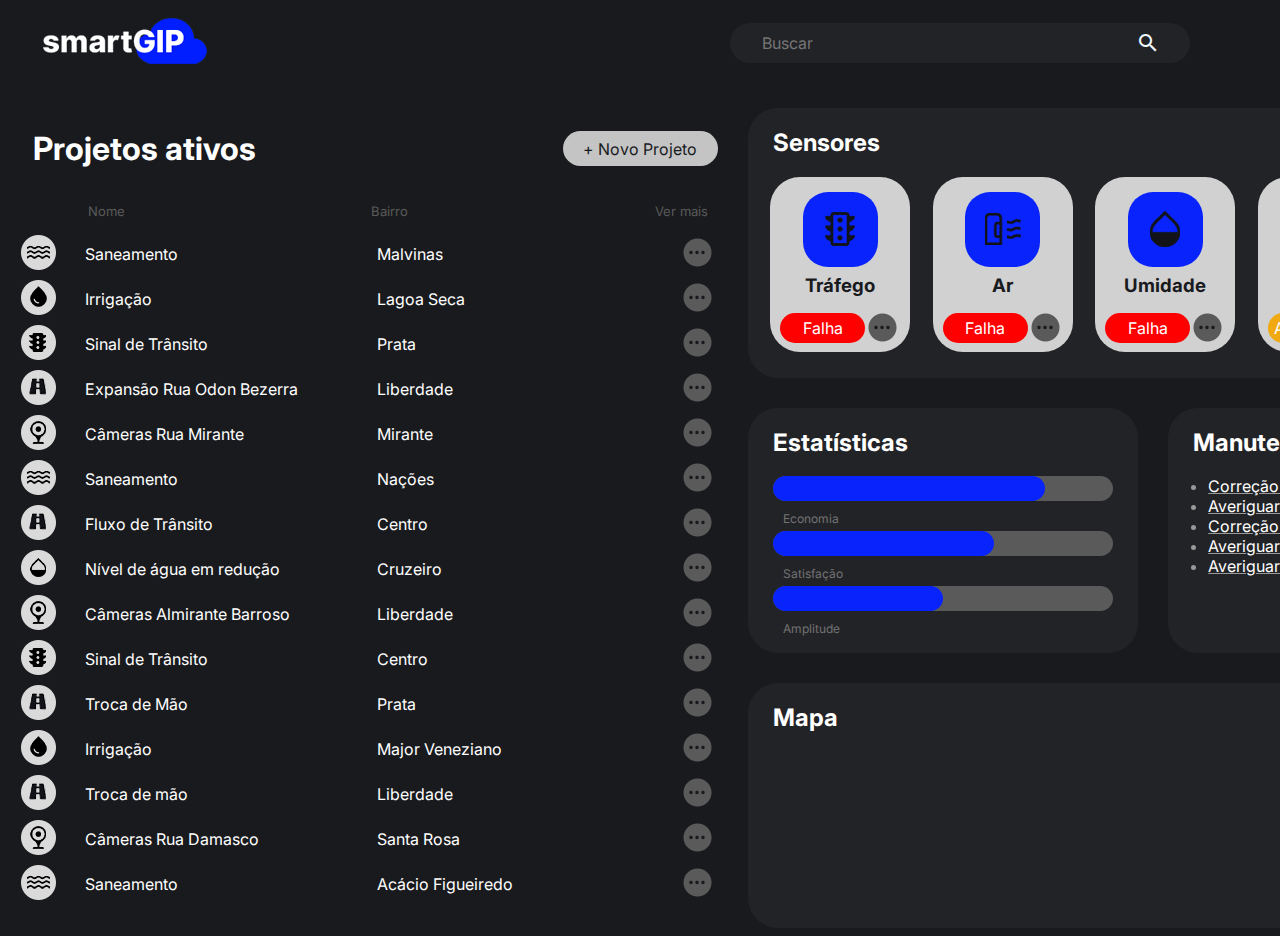
<file: dashboard.html>
<!DOCTYPE html>
<html lang="pt-br">
<head>
    <meta charset="UTF-8">
    <meta http-equiv="X-UA-Compatible" content="IE=edge">
    <meta name="viewport" content="width=device-width, initial-scale=1.0">
    <title>Dashboard</title>
    <link rel="stylesheet" href="css/dashboard.css">
    <link rel="shortcut icon" href="images/favicon.ico" type="image/x-icon">
    <link href="https://fonts.googleapis.com/icon?family=Material+Icons" rel="stylesheet">
</head>
<body class="body">
    
    <div class="container">

        <div class="cabecalho">
            
            <div class="logo">
                <img src="images/logo-dash.png" alt="logo-smartgip">
            </div>
        
            <div class="botaobuscar">
                <input class="inputbotaobuscar" type="text" placeholder="Buscar"></input>
                <span class="material-icons">search</span>
            </div>
        
            <a href="index.html">
                <div class="sair">
                        <p>Sair</p>
                    <img src="images/icon-sair.png" alt="user">
                </div>
            </a>

        </div>

        <div class="projetosativos">

            <div class="tituloprojetosativos"> 
                <h1>Projetos ativos</h1>
                <a href="editar-projeto.html">
                    <div class="botaonovoprojeto">
                        <p>+ Novo Projeto</p>
                    </div>
                </a>
            </div>

            <div class="subtituloprojetosativos">
                <p>Nome</p>
                <p>Bairro</p>
                <p>Ver mais</p>
            </div>

            <a href="projeto.html">
                <table class="projeto">
                    <tr>
                        <td class="iconprojeto"><img src="images/icon-saneamento.png" alt="saneamento"></td>
                        <td class="nomeprojeto">Saneamento</td>
                        <td class="bairroprojeto">Malvinas</td>
                        <td><img src="images/icon-mais.png" alt="ver-mais"></td>
                    </tr>
                </table>
                
                <table class="projeto">
                    <tr>
                        <td class="iconprojeto"><img src="images/icon-irrigacao.png" alt="irrigacao"></td>
                        <td class="nomeprojeto">Irrigação</td>
                        <td class="bairroprojeto">Lagoa Seca</td>
                        <td><img src="images/icon-mais.png"ver-mais"></td>
                    </tr>
                </table>
                
                <table class="projeto">
                    <tr>
                        <td class="iconprojeto"><img src="images/icon-sinal-transito.png" alt="sinaldetransito"></td>
                        <td class="nomeprojeto">Sinal de Trânsito</td>
                        <td class="bairroprojeto">Prata</td>
                        <td><img src="images/icon-mais.png"ver-mais"></td>
                    </tr>
                </table>
                <table class="projeto">
                    <tr>
                        <td class="iconprojeto"><img src="images/icon-fluxo.png" alt="fluxo"></td>
                        <td class="nomeprojeto">Expansão Rua Odon Bezerra</td>
                        <td class="bairroprojeto">Liberdade</td>
                        <td><img src="images/icon-mais.png"ver-mais"></td>
                    </tr>
                </table>
                <table class="projeto">
                    <tr>
                        <td class="iconprojeto"><img src="images/icon-camera.png" alt="camera"></td>
                        <td class="nomeprojeto">Câmeras Rua Mirante</td>
                        <td class="bairroprojeto">Mirante</td>
                        <td><img src="images/icon-mais.png"ver-mais"></td>
                    </tr>
                </table>
                <table class="projeto">
                    <tr>
                        <td class="iconprojeto"><img src="images/icon-saneamento.png" alt="saneamento"></td>
                        <td class="nomeprojeto">Saneamento</td>
                        <td class="bairroprojeto">Nações</td>
                        <td><img src="images/icon-mais.png" alt="ver-mais"></td>
                    </tr>
                </table>
                <table class="projeto">
                    <tr>
                        <td class="iconprojeto"><img src="images/icon-fluxo.png" alt="fluxo"></td>
                        <td class="nomeprojeto">Fluxo de Trânsito</td>
                        <td class="bairroprojeto">Centro</td>
                        <td><img src="images/icon-mais.png"ver-mais"></td>
                    </tr>
                </table>
                <table class="projeto">
                    <tr>
                        <td class="iconprojeto"><img src="images/icon-nivel.png" alt="nivel"></td>
                        <td class="nomeprojeto">Nível de água em redução</td>
                        <td class="bairroprojeto">Cruzeiro</td>
                        <td><img src="images/icon-mais.png"ver-mais"></td>
                    </tr>
                </table>
                <table class="projeto">
                    <tr>
                        <td class="iconprojeto"><img src="images/icon-camera.png" alt="camera"></td>
                        <td class="nomeprojeto">Câmeras Almirante Barroso</td>
                        <td class="bairroprojeto">Liberdade</td>
                        <td><img src="images/icon-mais.png"ver-mais"></td>
                    </tr>
                </table>
                <table class="projeto">
                    <tr>
                        <td class="iconprojeto"><img src="images/icon-sinal-transito.png" alt="sinaldetransito"></td>
                        <td class="nomeprojeto">Sinal de Trânsito</td>
                        <td class="bairroprojeto">Centro</td>
                        <td><img src="images/icon-mais.png"ver-mais"></td>
                    </tr>
                </table>
                <table class="projeto">
                    <tr>
                        <td class="iconprojeto"><img src="images/icon-fluxo.png" alt="fluxo"></td>
                        <td class="nomeprojeto">Troca de Mão</td>
                        <td class="bairroprojeto">Prata</td>
                        <td><img src="images/icon-mais.png"ver-mais"></td>
                    </tr>
                </table>
                <table class="projeto">
                    <tr>
                        <td class="iconprojeto"><img src="images/icon-irrigacao.png" alt="irrigacao"></td>
                        <td class="nomeprojeto">Irrigação</td>
                        <td class="bairroprojeto">Major Veneziano</td>
                        <td><img src="images/icon-mais.png"ver-mais"></td>
                    </tr>
                </table>
                <table class="projeto">
                    <tr>
                        <td class="iconprojeto"><img src="images/icon-fluxo.png" alt="fluxo"></td>
                        <td class="nomeprojeto">Troca de mão</td>
                        <td class="bairroprojeto">Liberdade</td>
                        <td><img src="images/icon-mais.png"ver-mais"></td>
                    </tr>
                </table>
                <table class="projeto">
                    <tr>
                        <td class="iconprojeto"><img src="images/icon-camera.png" alt="camera"></td>
                        <td class="nomeprojeto">Câmeras Rua Damasco</td>
                        <td class="bairroprojeto">Santa Rosa</td>
                        <td><img src="images/icon-mais.png"ver-mais"></td>
                    </tr>
                </table>
                <table class="projeto">
                    <tr>
                        <td class="iconprojeto"><img src="images/icon-saneamento.png" alt="saneamento"></td>
                        <td class="nomeprojeto">Saneamento</td>
                        <td class="bairroprojeto">Acácio Figueiredo</td>
                        <td><img src="images/icon-mais.png" alt="ver-mais"></td>
                    </tr>
                </table>
            </a>

        </div>
        
        <div class="sensores">

            <h2 class="titulos">Sensores</h2>
            
            <div class="modulosensores">

                <div class="sensor">
                    <div class="iconesensor">
                        <img src="images/icon-sensor-sinal.png" alt="sinaldetransito">
                    </div>
                    <h3 class="nomesensor">Tráfego</h3>
                    <div class="botoessensor">
                        <p class="botaofalha">Falha</p>
                        <img src="images/icon-mais.png" alt="ver-mais">
                    </div>
                </div>

                <div class="sensor">
                    <div class="iconesensor">
                        <img src="images/icon-sensor-ar.png" alt="ar">
                    </div>
                    <h3 class="nomesensor">Ar</h3>
                    <div class="botoessensor">
                        <p class="botaofalha">Falha</p>
                        <img src="images/icon-mais.png" alt="ver-mais">
                    </div>
                </div>

                <div class="sensor">
                    <div class="iconesensor">
                        <img src="images/icon-sensor-umidade.png" alt="umidade">
                    </div>
                    <h3 class="nomesensor">Umidade</h3>
                    <div class="botoessensor">
                        <p class="botaofalha">Falha</p>
                        <img src="images/icon-mais.png" alt="ver-mais">
                    </div>
                </div>

                <div class="sensor">
                    <div class="iconesensor">
                        <img src="images/icon-sensor-nivel.png" alt="sinaldetransito">
                    </div>
                    <h3 class="nomesensor">Nível</h3>
                    <div class="botoessensor">
                        <p class="botaoaveriguar">Averiguar</p>
                        <img src="images/icon-mais.png" alt="ver-mais">
                    </div>
                </div>

                <div class="sensor">
                    <div class="iconesensor">
                        <img src="images/icon-sensor-sinal.png" alt="sinaldetransito">
                    </div>
                    <h3 class="nomesensor">Tráfego</h3>
                    <div class="botoessensor">
                        <p class="botaoaveriguar">Averiguar</p>
                        <img src="images/icon-mais.png" alt="ver-mais">
                    </div>
                </div>

                <div class="sensor">
                    <div class="iconesensor">
                        <img src="images/icon-sensor-camera.png" alt="cameras">
                    </div>
                    <h3 class="nomesensor">Câmeras</h3>
                    <div class="botoessensor">
                        <p class="botaonormal">Normal</p>
                        <img src="images/icon-mais.png" alt="ver-mais">
                    </div>
                </div>

                <div class="sensor">
                    <div class="iconesensor">
                        <img src="images/icon-sensor-nivel.png" alt="sinaldetransito">
                    </div>
                    <h3 class="nomesensor">Nível</h3>
                    <div class="botoessensor">
                        <p class="botaonormal">Normal</p>
                        <img src="images/icon-mais.png" alt="ver-mais">
                    </div>
                </div>
            </div>

        </div>

        <div class="estatisticas">

            <h2 class="titulos">Estatísticas</h2>

            <div class="moduloestatistica">
                <div class="barramaiorestatistica">
                    <div class="barramenorestatistica1"></div>
                </div>
                <p class="nomebarraestatistica">Economia</p>
            </div>

            <div class="moduloestatistica">
                <div class="barramaiorestatistica">
                    <div class="barramenorestatistica2"></div>
                </div>
                <p class="nomebarraestatistica">Satisfação</p>
            </div>

            <div class="moduloestatistica">
                <div class="barramaiorestatistica">
                    <div class="barramenorestatistica3"></div>
                </div>
                <p class="nomebarraestatistica">Amplitude</p>
            </div>

        </div>

        <div class="manutencao">

            <h2 class="titulos">Manutenções</h2>

            <ul class="listamanutencao">
                <li><a href="manutencao.html">Correção de Sensor de Tráfego na Rua Desembargador Trindade (em aberto)</a></li>
                <li><a href="manutencao.html">Averiguar Sensor Pluvial no Riacho São Marcos (em aberto)</a></li>
                <li><a href="manutencao.html">Correção de Sensor de Poluição na Universidade Unifacisa (equipe enviada)</a></li>
                <li><a href="manutencao.html">Averiguar Sensor de Fluxo na Rua Damasco (em aberto)</a></li>
                <li><a href="manutencao.html">Averiguar Sensor Pluvial na caixa d'água do Santa Rosa (em aberto)</a></li>
            </ul>

            <a href="manutencao.html">
                <div class="botaoescuro">
                    <p>Ver mais</p>
                </div>
            </a>

        </div>

        <div class="mapa">
            <a href="mapas.html">
                <h2 class="titulos">Mapa</h2>
            </a>
            <iframe class="mapasite" src="https://www.google.com/maps/embed?pb=!1m14!1m8!1m3!1d126653.438767933!2d-35.870225!3d-7.24995!3m2!1i1024!2i768!4f13.1!3m3!1m2!1s0x7ac1dd56c7b510f%3A0x7f9090ed2cec933c!2sUNIFACISA%20-%20Centro%20Universit%C3%A1rio!5e0!3m2!1spt-BR!2sbr!4v1679349935606!5m2!1spt-BR!2sbr" 
            style="border:0;" 
            allowfullscreen="" 
            loading="lazy" 
            referrerpolicy="no-referrer-when-downgrade">
            </iframe>
        </div>

        <div class="botoes">

            <a href="#">
                <div class="botaoespecifico">
                    <p>Sugestões</p>
                </div>
            </a>

            <a href="#">
                <div class="botaoespecifico">
                    <p>Exportar dados</p>
                </div>
            </a>

            <a href="#">
                <div class="botaoespecifico">
                    <p>Configurações</p>
                </div>
            </a>
    </div>

</body>

</html>
</file>
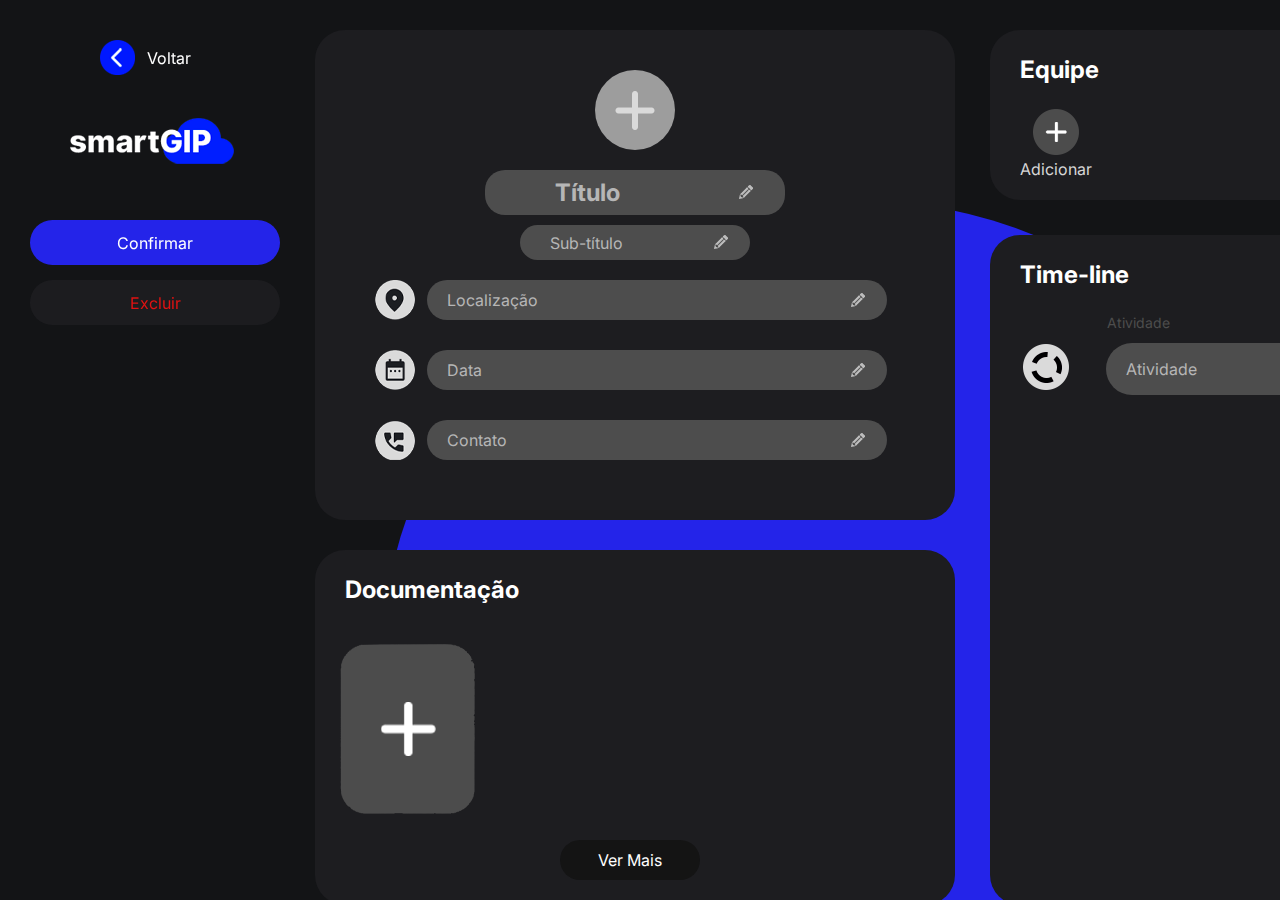
<file: editar-projeto.html>
<!DOCTYPE html>
 <html lang="pt-br">
 <head>
   <meta charset="UTF-8">
   <meta http-equiv="X-UA-Compatible" content="IE=edge">
   <meta name="viewport" content="width=device-width, initial-scale=1.0">
   <title>Projeto</title>
   <link rel="stylesheet" href="css/editar-projeto.css">
   <link rel="shortcut icon" href="images/favicon.ico" type="image/x-icon">
   
 </head>
 <body class="body">

   <div>

      <a href="dashboard.html">
         <div class="botaovoltar">
             <img src="images/icon-seta-voltar.png" alt="voltar">
             <p>Voltar</p>
         </div>
      </a>
     <img class="logo" src="images/logo-dash.png" alt="smartgip">

   </div>

   <a href="projeto.html">
      <div class="botaoconfirmar">
         <p>Confirmar</p>
      </div>
   </a>

   <div class="botaoexcluir">
      <p>Excluir</p>
   </div>
   
   <div class="bolaazul">
   
   </div>

   <div class="bloco1">

      <div class="logoetitulo-bloco1">
         <div class="iconbloco1">
            <img src="images/icon-novo-projeto.png" alt="rua">
         </div>
         <div class="titulobloco1">
            <h2>Título</h2>
            <img src="images/icon-lapis.png" alt="lapis">
         </div>
         <div class="subtitulobloco1">
            <p>Sub-título</p>
            <img src="images/icon-lapis.png" alt="lapis">
         </div>
      </div>

      <div class="informacoes-bloco1">
         <img src="images/icon-local.png" alt="local">
         <div class="informacao-bloco1">
            <p>Localização</p>
            <img src="images/icon-lapis.png" alt="lapis">
         </div>
      </div>
      
      <div class="informacoes-bloco1">
         <img src="images/icon-data.png" alt="data">
         <div class="informacao-bloco1">
            <p>Data</p>
            <img src="images/icon-lapis.png" alt="lapis">
         </div>
      </div>
  
      <div class="informacoes-bloco1">
         <img src="images/icon-telefone.png" alt="telefone">
         <div class="informacao-bloco1">
            <p>Contato</p>
            <img src="images/icon-lapis.png" alt="lapis">
         </div>
      </div>

   </div>
   
   <div class="bloco2">

      <h2 class="titulo">Documentação</h2>
      <div class="fotos-documentacao">
         <img src="images/imagem-adicionar.png" alt="">

      </div>

      <div class="botaovermais">
         Ver Mais
      </div>

   </div>

   <div class="bloco3">

      <h2 class="titulo">Equipe</h2>
      <div class="fotos-bloco3">

         <div class="usuario-bloco3">
            <div><img src="images/icon-adicionar.png" alt=""></div>
            <p>Adicionar</p>
         </div>

      </div>

   </div>

   <div class="bloco4">

      <h2 class="titulo">Time-line</h2>

      <div class="descritivos-timeline">
         <p>Atividade</p>
         <p>Responsável</p>
         <p>Data</p>
      </div>

      <table class="tabela">

         <tr>
            <td class="circulo-tabela-bloco4"> <img src="images/icon-tabela.png" alt=""></td>
            <td class="descricao-tabela">Atividade</td>
            <td class="equipe-tabela">Responsável</td>
            <td class="data-tabela">Data</td>


      </table>

   </div>

 </body>
</file>
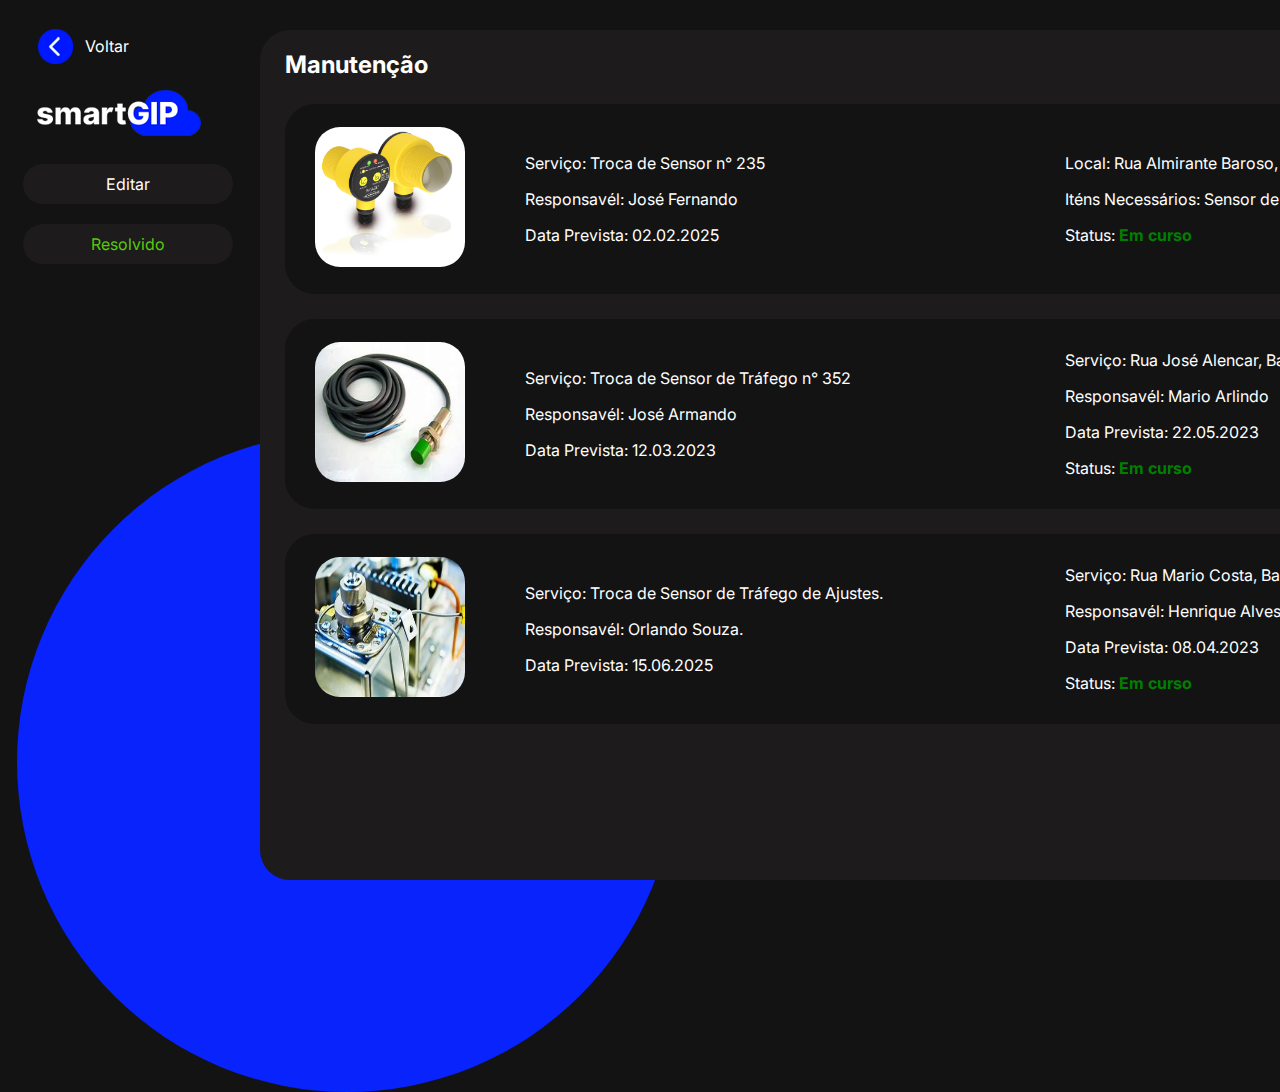
<file: manutencao.html>
<!DOCTYPE html>
<html lang="pt-br">
<head>
    <meta charset="UTF-8">
    <meta http-equiv="X-UA-Compatible" content="IE=edge">
    <meta name="viewport" content="width=device-width, initial-scale=1.0">
    <title>Manutenção</title>
    <link rel="stylesheet" href="css/manutencao.css">
    <link rel="shortcut icon" href="images/favicon.ico" type="image/x-icon">
</head>
<body class="body">

    <div class="lateral">
        <a href="dashboard.html">
            <div class="botaovoltar">
                <img src="images/icon-seta-voltar.png" alt="voltar">
                <p>Voltar</p>
            </div>
        </a>
        <img class="logo" src="images/logo-dash.png" alt="smartgip">
        
        <div class="botao">
            <p>Editar</p>
        </div>
        <div class="botao2">
            <p>Resolvido</p>
        </div>
    </div>

    <div class="bola"></div>
    <div class="Tela1">
        <div class="Manutencao">
            <h2>Manutenção</h2>
        </div>

        <div class="Tela2">
            
            <div>
                <img class="foto" src="images/img-manutencao-1.jpg" alt="">
            </div>

            <div class="titulo1">
                <p>Serviço: Troca de Sensor n° 235</p>
                <p>Responsavél: José Fernando</p>
                <p>Data Prevista: 02.02.2025</p>
            </div>

            <div class="titulo2">
                <p>Local: Rua Almirante Baroso, Bairro Liberdade n° 235</p>
                <p>Iténs Necessários: Sensor de Tráfego VHDS 2.0</p>
                <p class="curso">Status:<strong class="cor"> Em curso</strong>  </p>
            </div>

        </div>

        <div class="Tela2">
            
            <div>
                <img class="foto" src="images/img-manutencao-3.jpg" alt="">
            </div>

            <div class="titulo1">
                <p>Serviço: Troca de Sensor de Tráfego n° 352</p>
                <p>Responsavél: José Armando</p>
                <p>Data Prevista: 12.03.2023</p>
            </div>

            <div class="titulo2">
                <p>Serviço: Rua José Alencar, Bairro Universitário n° 20</p>
                <p>Responsavél: Mario Arlindo</p>
                <p>Data Prevista: 22.05.2023</p>
                <p class="curso">Status:<strong class="cor"> Em curso</strong>  </p>
            </div>

        </div>

        <div class="Tela2">
            
            <div>
                <img class="foto" src="images/img-manutencao-2.jpg" alt="">
            </div>

            <div class="titulo1">
                <p>Serviço: Troca de Sensor de Tráfego  de Ajustes. </p>
                <p>Responsavél: Orlando Souza.</p>
                <p>Data Prevista: 15.06.2025</p>
            </div>

            <div class="titulo2">
                <p>Serviço: Rua Mario Costa, Bairro Altiplano n° 65. </p>
                <p>Responsavél: Henrique Alves</p>
                <p>Data Prevista: 08.04.2023</p>
                <p class="curso">Status:<strong class="cor"> Em curso</strong>  </p>
                               
            </div>

        </div>
           
    </div>

    </div>
</body>
</html>
</file>
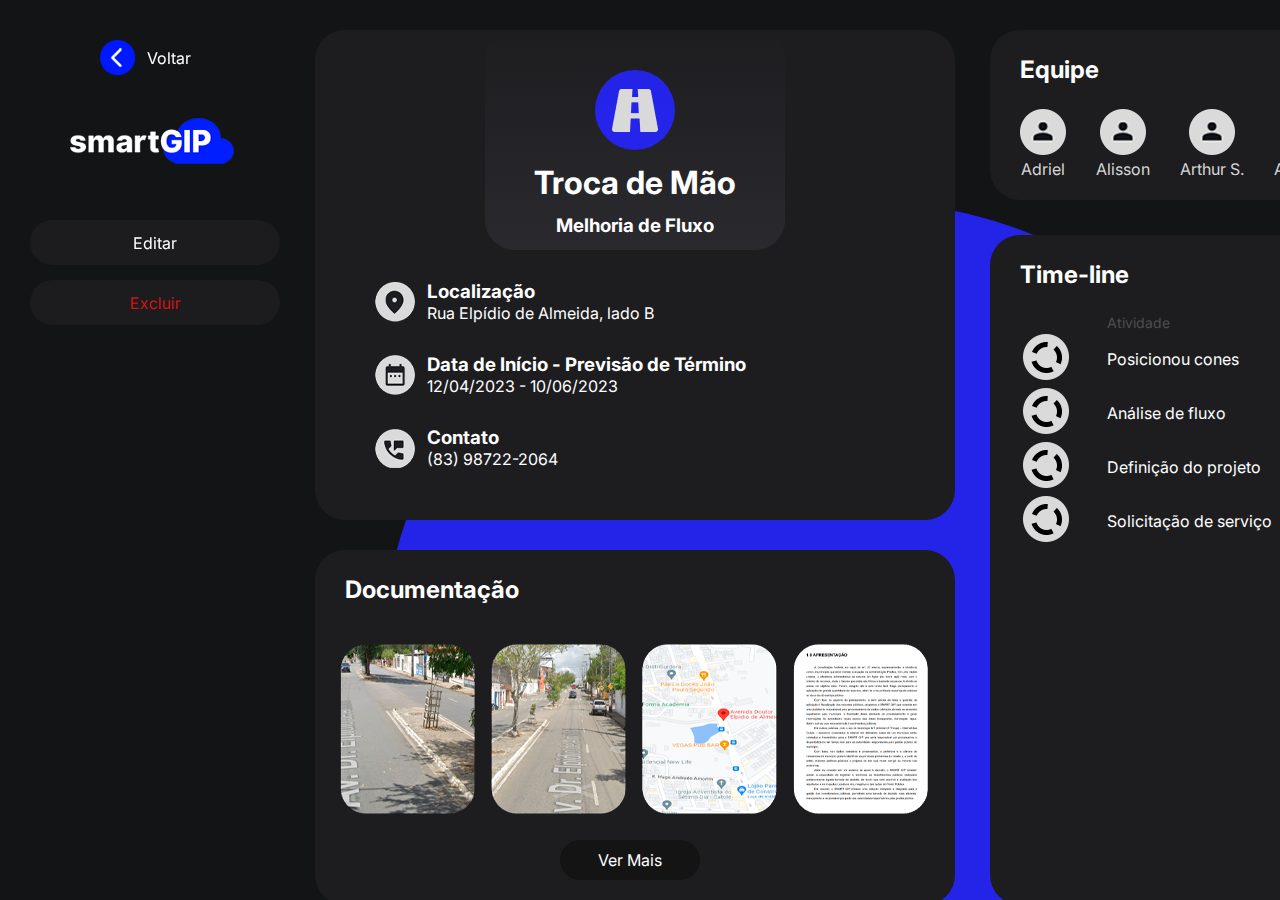
<file: projeto.html>
<!DOCTYPE html>
 <html lang="pt-br">
 <head>
   <meta charset="UTF-8">
   <meta http-equiv="X-UA-Compatible" content="IE=edge">
   <meta name="viewport" content="width=device-width, initial-scale=1.0">
   <title>Projeto</title>
   <link rel="stylesheet" href="css/projeto.css">
   <link rel="shortcut icon" href="images/favicon.ico" type="image/x-icon">
   
 </head>
 <body class="body">

   <div>

      <a href="dashboard.html">
         <div class="botaovoltar">
             <img src="images/icon-seta-voltar.png" alt="voltar">
             <p>Voltar</p>
         </div>
      </a>
     <img class="logo" src="images/logo-dash.png" alt="smartgip">

   </div>

   <a href="editar-projeto.html">
      <div class="botaoeditar">
         <p>Editar</p>
      </div>
   </a>

   <div class="botaoexcluir">
      <p>Excluir</p>
   </div>
   
   <div class="bolaazul">
   
   </div>

   <div class="bloco1">

      <div class="logoetitulo-bloco1">
         <div class="iconbloco1">
            <img src="images/icon-projeto.png" alt="rua">
         </div>
         <h1>Troca de Mão</h1>
         <h3>Melhoria de Fluxo</h3>
      </div>

      <div class="informacoes-bloco1">
         <img src="images/icon-local.png" alt="local">
         <div>
            <h3>Localização</h3>
            <p>Rua Elpídio de Almeida, lado B</p>
         </div>
      </div>
      
      <div class="informacoes-bloco1">
         <img src="images/icon-data.png" alt="data">
         <div>
            <h3>Data de Início - Previsão de Término</h3>
            <p>12/04/2023 - 10/06/2023</p>
         </div>
      </div>
  
      <div class="informacoes-bloco1">
         <img src="images/icon-telefone.png" alt="telefone">
         <div>
            <h3>Contato</h3>
            <p>(83) 98722-2064</p>
         </div>
      </div>

   </div>
   
   <div class="bloco2">

      <h2 class="titulo">Documentação</h2>
      <div class="fotos-documentacao">
         <img src="images/documentacao-1.png" alt="">
         <img src="images/documentacao-2.png" alt="">
         <img src="images/documentacao-3.png" alt="">
         <img src="images/documentacao-4.png" alt="">
      </div>

      <div class="botaovermais">
         Ver Mais
      </div>

   </div>

   <div class="bloco3">

      <h2 class="titulo">Equipe</h2>
      <div class="fotos-bloco3">

         <div class="usuario-bloco3">
            <div><img src="images/icon-user.png" alt=""></div>
            <p>Adriel</p>
         </div>

         <div class="usuario-bloco3">
            <div><img src="images/icon-user.png" alt=""></div>
            <p>Alisson</p>
         </div>

         <div class="usuario-bloco3">
            <div><img src="images/icon-user.png" alt=""></div>
            <p>Arthur S.</p>
         </div>

         <div class="usuario-bloco3">
            <div><img src="images/icon-user.png" alt=""></div>
            <p>Arthur T.</p>
         </div>

         <div class="usuario-bloco3">
            <div><img src="images/icon-user.png" alt=""></div>
            <p>Julliana</p>
         </div>

         <div class="usuario-bloco3">
            <div><img src="images/icon-user.png" alt=""></div>
            <p>Ramon</p>
         </div>

      </div>

   </div>

   <div class="bloco4">

      <h2 class="titulo">Time-line</h2>

      <div class="descritivos-timeline">
         <p>Atividade</p>
         <p>Responsável</p>
         <p>Data</p>
      </div>

      <table class="tabela">

         <tr>
            <td class="circulo-tabela-bloco4"> <img src="images/icon-tabela.png" alt=""></td>
            <td class="descricao-tabela">Posicionou cones</td>
            <td class="equipe-tabela">Equipe Trânsito</td>
            <td class="data-tabela">03.03.23</td>
         </tr>

         <tr>
            <td class="circulo-tabela-bloco4"> <img src="images/icon-tabela.png" alt=""></td>
            <td class="descricao-tabela">Análise de fluxo</td>
            <td class="equipe-tabela">STTP</td>
            <td class="data-tabela">01.03.23</td>
         </tr>

         <tr>
            <td class="circulo-tabela-bloco4"> <img src="images/icon-tabela.png" alt=""></td>
            <td class="descricao-tabela">Definição do projeto</td>
            <td class="equipe-tabela">Equipe responsável</td>
            <td class="data-tabela">12.02.22</td>
         </tr>

         <tr>
            <td class="circulo-tabela-bloco4"> <img src="images/icon-tabela.png" alt=""></td>
            <td class="descricao-tabela">Solicitação de serviço</td>
            <td class="equipe-tabela">Equipe Trânsito</td>
            <td class="data-tabela">02.02.22</td>
         </tr>

      </table>

   </div>

 </body>
</file>
<file: css/dashboard.css>
@charset "UTF-8";
@import url('https://fonts.googleapis.com/css2?family=Inter:wght@400;500;700&display=swap');

.body {
    background-color: #191A1E;
    font-family: Inter, Arial, Arial, Helvetica, sans-serif;
}

.container {
    width: 1900px;
    height: 920px;
    grid-gap: 30px;
    display: grid;
    grid-template-columns: 2fr 1.1fr 1fr 1fr;
    grid-template-rows: 70px 1.1fr 1fr 1fr;
    grid-template-areas:
        "cabecalho cabecalho cabecalho cabecalho"
        "projetosativos sensores sensores sensores"
        "projetosativos estatisticas manutencao manutencao"
        "projetosativos mapa mapa botoes";
}

a:link, a:visited, a:active {
    text-decoration: none;
    color: white;
}

.cabecalho {
    grid-area: "cabecalho";
    grid-column: cabecalho;
    display: flex;
    justify-content: space-between;
    align-items: center;
}

.logo {
    margin-left: 30px;
}

.botaobuscar {
    width: 400px;
    height: 40px;
    background-color: #222327;
    border-radius: 25px;
    color: aliceblue;
    display: flex;
    align-items: center;
    justify-content: space-between;
    padding-left: 30px;
    padding-right: 30px;
    cursor: pointer;

}

.botaobuscar:hover {
    background-color: #35373d;
    transition: 0.2s;
    color: white;

}

.inputbotaobuscar {
    border: none;
    background: none;
    outline: none;
    font-size: 16px;
    font-family: Inter, Arial, Arial, Helvetica, sans-serif;
    color: white;
}

.sair {
    color: rgb(255, 255, 255);
    height: 40px;
    display: flex;
    align-items: center;
    justify-content: center;
    padding-inline: 60px;
    cursor: pointer;
    border-radius: 30px;
}

.sair:hover {
    background-color:#222327;
    transition: 0.2s;
}

.projetosativos {
    grid-area: "projetosativos";
    grid-row: projetosativos;
    border-radius: 30px;
}

.tituloprojetosativos {
    color: white;
    display: flex;
    align-items: center;
    justify-content: space-between;
    padding-left: 25px;
}

.botaonovoprojeto {
    width: 155px;
    height: 35px;
    border-radius: 30px;
    background-color: rgb(196, 196, 196);
    color: #191A1E;
    display: flex;
    align-items: center;
    justify-content: center;
    cursor: pointer;
}

.botaonovoprojeto:hover {
    background-color: rgb(233, 233, 233);
    transition: 0.2s;
}

.subtituloprojetosativos {
    font-size: 13px;
    color: #5A5A5A;
    display: flex;
    justify-content: space-between;
    margin-left: 80px;
    margin-right: 10px;
}

.projeto {
    color: white;
    height: 35px;
    table-layout: fixed;
    padding-left: 10px;
    cursor: pointer;
    border-radius: 30px;
}

.projeto:hover {
    background-color: #35373d;
}

.iconprojeto {
    width: 60px;
}

.nomeprojeto {
    width: 290px;
}

.bairroprojeto {
    width: 300px;
}

.sensores {
    background-color: #222327;
    grid-area: "sensores";
    grid-column: sensores;
    border-radius: 30px;
    color: white;
}

.modulosensores {
    display: flex;
    justify-content: space-evenly;
}

.sensor {
    background-color: rgb(209, 209, 209);
    color: #191A1E;
    width: 140px;
    height: 175px;
    border-radius: 30px;
    display: grid;
    justify-items: center;
}

.iconesensor {
    background-color: #0923FC ;
    width: 75px;
    height: 75px;
    border-radius: 25px;
    margin-top: 15px;
    margin-bottom: 7px;
    display: flex;
    align-items: center;
    justify-content: center;
}

.botaofalha {
    background-color: red;
    color: white;
    width: 85px;
    height: 30px;
    display: flex;
    align-items: center;
    justify-content: center;
    border-radius: 25px;
}

.botaoaveriguar {
    background-color: rgb(240, 169, 17);
    color: white;
    width: 85px;
    height: 30px;
    display: flex;
    align-items: center;
    justify-content: center;
    border-radius: 25px;
}

.botaonormal {
    background-color: rgb(59, 185, 9);
    color: white;
    width: 85px;
    height: 30px;
    display: flex;
    align-items: center;
    justify-content: center;
    border-radius: 25px;
}

.botoessensor {
    display: flex;
    align-items: center;
}

.nomesensor {
    margin: 0;
}

.estatisticas {
    background-color: #222327;
    grid-area: "estatisticas";
    border-radius: 30px;

}

.moduloestatistica {
    height: 55px;
    margin-left: 25px;
    color:#727272;
}

.barramaiorestatistica {
    background-color:#5A5A5A;
    width: 340px;
    height: 25px;
    border-radius: 20px;
}

.barramenorestatistica1 {
    background-color:#0923FC;
    width: 80%;
    height: 25px;
    border-radius: 25px;
}

.barramenorestatistica2 {
    background-color:#0923FC;
    width: 65%;
    height: 25px;
    border-radius: 25px;
}

.barramenorestatistica3 {
    background-color:#0923FC;
    width: 50%;
    height: 25px;
    border-radius: 25px;
}

.nomebarraestatistica {
    margin: 10px;
    font-size: 12px;
}

.manutencao {
    background-color: #222327;
    grid-area: "manutencao";
    grid-column: manutencao;
    border-radius: 30px;
}

.titulos {
    color: white;
    padding-left: 25px; 
    border-radius: 25px; 
}

.listamanutencao {
    color: rgb(153, 153, 153);
    text-decoration: underline;
}

.botaoescuro {
    background-color:#191A1E;
    color: white;
    border-radius: 30px;
    width: 155px;
    height: 35px;
    display: flex;
    align-items: center;
    justify-content: center;
    margin-left: 300px;
    cursor: pointer;
    text-decoration: none;
}

.botaoescuro:hover {
    background-color:#35373d;
    transition: 0.2s;
    text-decoration: none;
}

.mapa {
    background-color: #222327;
    grid-area: "mapa";
    grid-column: mapa;
    border-radius: 30px;

}

.mapasite {
    border-radius: 25px;
    width: 730px;
    height: 155px;
    margin-left: 20px;
}

.botoes {
    grid-area: "botoes";
}

.botaoespecifico {
    background-color: #222327;
    color: white;
    text-decoration: none;
    border-radius: 30px;
    width: 340px;
    height: 45px;
    margin-top: 20px;
    display: flex;
    align-items: center;
    justify-content: center;
}

.botaoespecifico:hover {
    background-color:#35373d;
    transition: 0.1s;
    text-decoration: none;
}
</file>
<file: css/editar-projeto.css>
@import url('https://fonts.googleapis.com/css2?family=Inter:wght@400;500;700&display=swap');

p, h1, h2, h3 {
    margin: 0;    
}

.body {
    background-color: #131416;
    font-family: Inter, Arial, Arial, Helvetica, sans-serif;
}

.botaovoltar {
    position: fixed;
    color: white;
    display: flex;
    align-items: center;
    justify-content: center;
    top: 40px;
    left: 100px;
}

.logo {
    position: fixed;
    top: 115px;
    left: 65px;
}

.bloco1 {
    position: fixed;
    width: 640px;
    height: 490px;
    background-color: rgb(29, 29, 32);
    border-radius: 30px;
    top: 30px;
    bottom: 50px;
    left: 315px;
    right: 10px;
    color: white;

}

.titulobloco1 {
    width: 200px;
    height: 45px;
    background-color: #4d4d4d;
    color:#b6b6b6;
    border-radius: 20px;
    display: flex;
    align-items: center;
    justify-content: space-between;
    padding-left: 70px;
    padding-right: 30px;
    margin-top: 20px;
    margin-bottom: 10px;
}

.subtitulobloco1 {
    width: 180px;
    height: 35px;
    background-color: #4d4d4d;
    color:#b6b6b6;
    border-radius: 20px;
    display: flex;
    align-items: center;
    justify-content: space-between;
    padding-left: 30px;
    padding-right: 20px;
}

.logoetitulo-bloco1 {
    width: 300px;
    height: 180px;
    margin: auto;
    display: grid;
    justify-items: center;
    padding-top: 40px;
    border-radius: 30px;
}

.informacoes-bloco1 {
    display: flex;
    align-items: center;
    padding-left: 60px;
    padding-top:30px;

}

.informacao-bloco1 {
    width: 420px;
    height: 40px;
    background-color: #4d4d4d;
    color:#b6b6b6;
    border-radius: 20px;
    display: flex;
    justify-content: space-between;
    align-items: center;
    padding-left: 20px;
    padding-right: 20px;
}

.botaoconfirmar {
    position: fixed;
    width: 250px;
    height: 45px;
    background-color: rgba(37, 37, 239, 0.975);
    border-radius: 30px;
    top: 220px;
    bottom: 300px;
    left: 30px;
    right: 500px;
    display: flex;
    align-items: center;
    justify-content: center;
    color: white;
}

.botaoexcluir {
    position: fixed;
    width: 250px;
    height: 45px;
    background-color: rgba(29, 29, 32, 0.975);
    border-radius: 30px;
    top: 280px;
    bottom: 300px;
    left: 30px;
    right: 500px;
    display: flex;
    align-items: center;
    justify-content: center;
    color: rgb(224, 18, 18);
}

.iconbloco1 {
    background-color: rgba(161, 161, 161, 0.975);
    display: flex;
    align-items: center;
    justify-content: center;
    width: 80px;
    height: 80px;
    border-radius: 100%;
}

.bloco2 {
    position: fixed;
    width: 640px;
    height: 355px;
    background-color: rgb(29, 29, 32);
    border-radius: 30px;
    top: 550px;
    bottom: 50px;
    left: 315px;
    right: 10px;
    
}

.titulo {
    margin: 25px;
    margin-left: 30px;
    color: white;
}

.fotos-documentacao {
    display: flex;
    margin-left: 25px;
    margin-top: 40px;
}

.botaovermais {
    position: fixed;
    left: 560px;
    top: 840px;
    background-color: rgb(20, 20, 20);
    display: flex;
    align-items: center;
    justify-content: center;
    width: 140px;
    height: 40px;
    color: white;
    border-radius: 30px;
}

.bloco3 {
    position: fixed;
    width: 880px;
    height: 170px;
    background-color: rgb(29, 29, 32);
    border-radius: 30px;
    top: 30px;
    bottom: 500px;
    left: 990px;
    right: 10px;
    
}

.fotos-bloco3 {
    display: flex;
}

.usuario-bloco3 {
    margin-left: 30px;
    display: grid;
    justify-items: center;
    color: rgb(214, 214, 214);
}

.bloco4 {
    position: fixed;
    width: 880px;
    height: 670px;
    background-color: rgb(29, 29, 32);
    border-radius: 30px;
    top: 235px;
    bottom: 500px;
    left: 990px;
    right: 10px;

}

.descritivos-timeline {
    color:#4d4d4d;
    font-size: 14px;
    display: flex;
    justify-content: space-around;
}

.tabela {
    margin-left: 30px;
    color: #B6B6B6;
    margin-top: 10px;
}

.circulo-tabela-bloco4 {
    width: 80px;
}

.descricao-tabela {
    width: 260px;
    height: 50px;
    background-color: #4d4d4d;
    border-radius: 30px;
    padding-left: 20px;
}

.equipe-tabela {
    width: 290px;
    height: 50px;
    background-color: #4d4d4d;
    border-radius: 30px;
    padding-left: 20px;
}

.data-tabela {
    width: 100px;
    height: 50px;
    background-color: #4d4d4d;
    border-radius: 30px;
    padding-left: 20px;
}

.bolaazul {
    position: fixed;
    width: 950px;
    height: 950px;
    background-color: rgba(37, 37, 239, 0.975);
    border-radius: 50%;
    top: 200px;
    bottom: 50px;
    left: 380px;
    right: 10px;
}
</file>
<file: css/manutencao.css>
@import url('https://fonts.googleapis.com/css2?family=Inter:wght@400;500;700&display=swap');


.body {
    font-family: Inter, Arial, sans sans-serif;
}
html {
    background-color: rgb(19, 19, 19);
}

a:link {
    text-decoration: none;
}

.bola{
position: absolute;
width: 660px;
height: 660px;
left: 17px;
top: 432px;
border-radius: 100%;
    
background: #0923FC;

}

.logo {
    margin-left: 24px;
}

.lateral {
    margin-top: 20px;
    width: 150px;
}
.botaovoltar {
    color: white;
    display: flex;
    align-items: center;
    justify-content: center;
    margin-bottom: 15px;
    margin-top:10px;
}

.Tela1{
position: absolute;
width: 1610px;
height: 850px;
left: 260px;
top: 30px;
background: #1d1b1b;
border-radius: 30px;
}

.Manutencao{
    color:  white;
    margin-left: 25px;
}

.Tela2{
    background-color:rgb(19,19,19);
    width: 1550px;
    height: 190px;
    border-radius: 30px ;
    display: flex;
    align-items: center;
    margin-left: 25px;
    margin-top: 25px;

    ;
}

.foto{
    width: 150px;
    height:140px;
    margin: 30px;
    border-radius: 25px;

}

.titulo1{
 color: white;
 margin: 30px;
 width: 500px;
    
}


.titulo2{
    color: white;
       margin: 10px;
       width: 500px;
   }

.botao{
    background-color: #1d1b1b;
    color: white;
    width: 210px;
    height: 40px;
    border-radius: 20px;
    display: flex;
    align-items: center;
    justify-content: center;
    margin-top: 20px;
    margin-left: 15px;
   }

.botao:hover{
    background-color: rgb(36, 39, 255);
}
.curso {
    color: white;
   }

.botao2{
    background-color: #1d1b1b;
    color: rgb(87, 202, 11);
    width: 210px;
    height: 40px;
    border-radius: 20px;
    display: flex;
    align-items: center;
    justify-content: center;
    margin-top: 20px;
    margin-left: 15px;
   }

.cor {
    color: green;
}


.manutenção1{
    position: absolute;
    width: 945px;
    height: 128px;
    left: 278px;
    top: 88px;
   

}



.manutenção2{
position: absolute;
width: 945px;
height: 128px;
left: 278px;
top: 225px;
background-color: black;
}



.manutenção3{
    position: absolute;
    width: 945px;
    height: 128px;
    left: 278px;
    top: 362px;
}


.manutenção4{
    position: absolute;
    width: 945px;
    height: 128px;
    left: 278px;
    top: 499px;
}



header{
    color: white;
}
</file>
<file: css/projeto.css>
@import url('https://fonts.googleapis.com/css2?family=Inter:wght@400;500;700&display=swap');

p, h1, h2, h3 {
    margin: 0;    
}

.body {
    background-color: #131416;
    font-family: Inter, Arial, Arial, Helvetica, sans-serif;
}

.botaovoltar {
    position: fixed;
    color: white;
    display: flex;
    align-items: center;
    justify-content: center;
    top: 40px;
    left: 100px;
}

.logo {
    position: fixed;
    top: 115px;
    left: 65px;
}

.bloco1 {
    position: fixed;
    width: 640px;
    height: 490px;
    background-color: rgb(29, 29, 32);
    border-radius: 30px;
    top: 30px;
    bottom: 50px;
    left: 315px;
    right: 10px;
    color: white;

}

.logoetitulo-bloco1 {
    width: 300px;
    height: 180px;
    margin: auto;
    display: grid;
    justify-items: center;
    padding-top: 40px;
    border-radius: 30px;
    background-image: linear-gradient(rgb(29, 29, 32), rgb(42, 42, 46));
}

.informacoes-bloco1 {
    display: flex;
    align-items: center;
    padding-left: 60px;
    padding-top:30px;

}

.botaoeditar {
    position: fixed;
    width: 250px;
    height: 45px;
    background-color: rgba(29, 29, 32, 0.975);
    border-radius: 30px;
    top: 220px;
    bottom: 300px;
    left: 30px;
    right: 500px;
    display: flex;
    align-items: center;
    justify-content: center;
    color: white;
}

.botaoexcluir {
    position: fixed;
    width: 250px;
    height: 45px;
    background-color: rgba(29, 29, 32, 0.975);
    border-radius: 30px;
    top: 280px;
    bottom: 300px;
    left: 30px;
    right: 500px;
    display: flex;
    align-items: center;
    justify-content: center;
    color: rgb(224, 18, 18);
}

.iconbloco1 {
    background-color: rgba(37, 37, 239, 0.975);
    display: flex;
    align-items: center;
    justify-content: center;
    width: 80px;
    height: 80px;
    border-radius: 100%;
}

.bloco2 {
    position: fixed;
    width: 640px;
    height: 355px;
    background-color: rgb(29, 29, 32);
    border-radius: 30px;
    top: 550px;
    bottom: 50px;
    left: 315px;
    right: 10px;
    
}

.titulo {
    margin: 25px;
    margin-left: 30px;
    color: white;
}

.fotos-documentacao {
    display: flex;
    margin-left: 25px;
    margin-top: 40px;
}

.botaovermais {
    position: fixed;
    left: 560px;
    top: 840px;
    background-color: rgb(20, 20, 20);
    display: flex;
    align-items: center;
    justify-content: center;
    width: 140px;
    height: 40px;
    color: white;
    border-radius: 30px;
}

.bloco3 {
    position: fixed;
    width: 880px;
    height: 170px;
    background-color: rgb(29, 29, 32);
    border-radius: 30px;
    top: 30px;
    bottom: 500px;
    left: 990px;
    right: 10px;
    
}

.fotos-bloco3 {
    display: flex;
}

.usuario-bloco3 {
    margin-left: 30px;
    display: grid;
    justify-items: center;
    color: rgb(214, 214, 214);
}

.bloco4 {
    position: fixed;
    width: 880px;
    height: 670px;
    background-color: rgb(29, 29, 32);
    border-radius: 30px;
    top: 235px;
    bottom: 500px;
    left: 990px;
    right: 10px;

}

.descritivos-timeline {
    color:#4d4d4d;
    font-size: 14px;
    display: flex;
    justify-content: space-around;
}

.tabela {
    margin-left: 30px;
    color: white;
}

.circulo-tabela-bloco4 {
    width: 80px;
}

.descricao-tabela {
    width: 290px;
}

.equipe-tabela {
    width: 310px;
}

.data-tabela {
    width: 10px;
}

.bolaazul {
    position: fixed;
    width: 950px;
    height: 950px;
    background-color: rgba(37, 37, 239, 0.975);
    border-radius: 50%;
    top: 200px;
    bottom: 50px;
    left: 380px;
    right: 10px;
}
</file>
